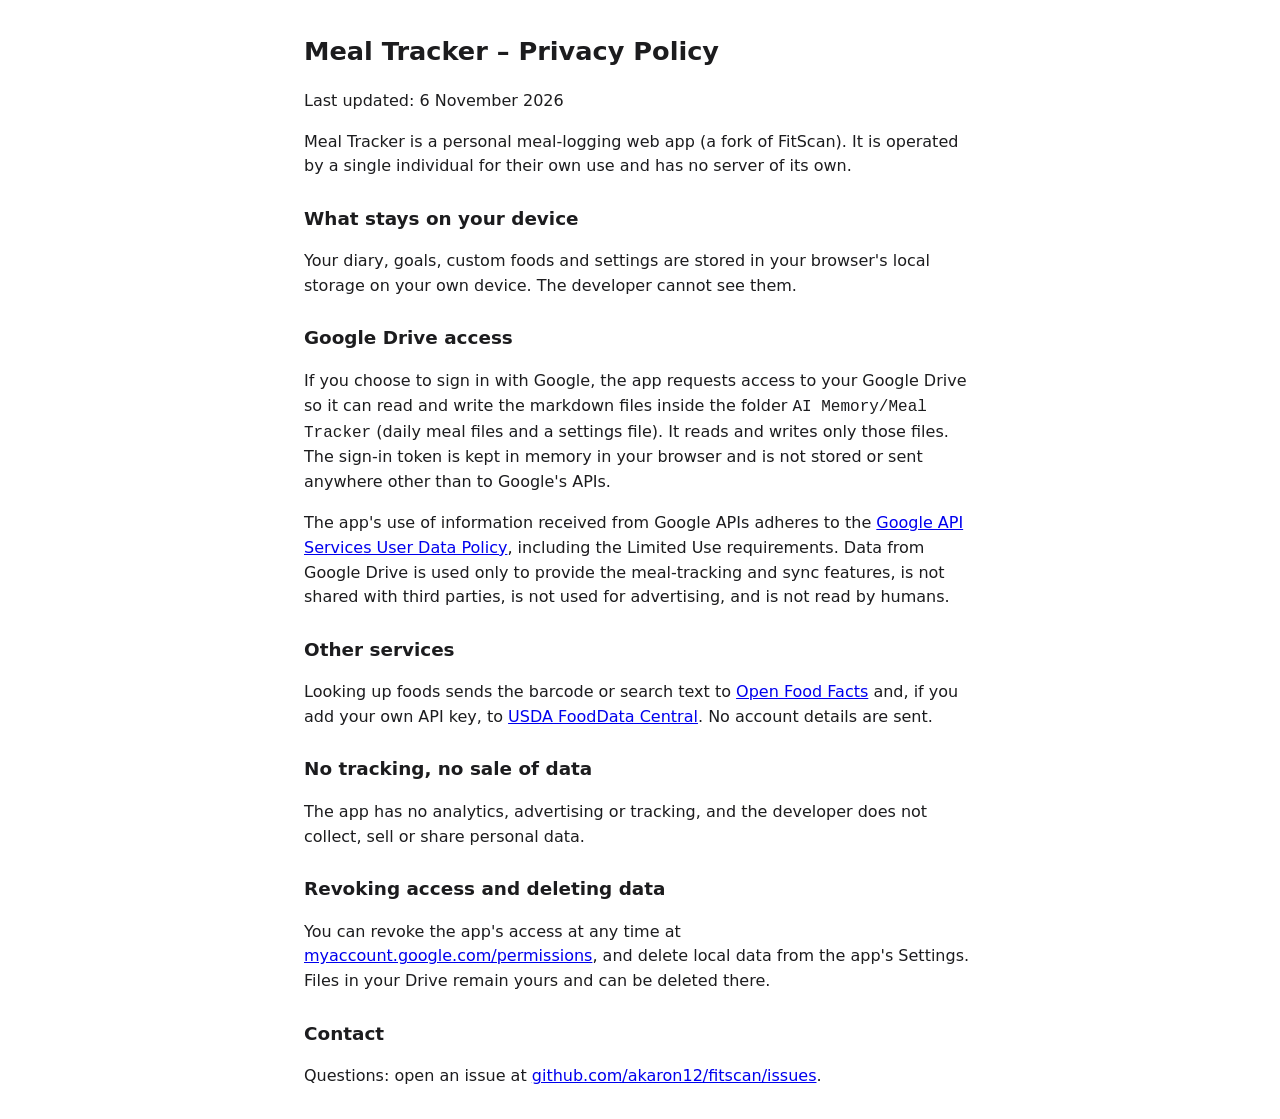
<file: privacy.html>
<!doctype html>
<html lang="en">
<head>
<meta charset="utf-8">
<meta name="viewport" content="width=device-width,initial-scale=1">
<title>Meal Tracker – Privacy Policy</title>
<style>body{font:16px/1.55 system-ui,sans-serif;max-width:42rem;margin:2rem auto;padding:0 1rem;color:#1c1c1e}h1{font-size:1.6rem}h2{font-size:1.15rem;margin-top:1.6rem}</style>
</head>
<body>
<h1>Meal Tracker – Privacy Policy</h1>
<p>Last updated: 6 November 2026</p>
<p>Meal Tracker is a personal meal-logging web app (a fork of FitScan). It is operated by a single individual for their own use and has no server of its own.</p>

<h2>What stays on your device</h2>
<p>Your diary, goals, custom foods and settings are stored in your browser's local storage on your own device. The developer cannot see them.</p>

<h2>Google Drive access</h2>
<p>If you choose to sign in with Google, the app requests access to your Google Drive so it can read and write the markdown files inside the folder <code>AI Memory/Meal Tracker</code> (daily meal files and a settings file). It reads and writes only those files. The sign-in token is kept in memory in your browser and is not stored or sent anywhere other than to Google's APIs.</p>
<p>The app's use of information received from Google APIs adheres to the <a href="https://developers.google.com/terms/api-services-user-data-policy">Google API Services User Data Policy</a>, including the Limited Use requirements. Data from Google Drive is used only to provide the meal-tracking and sync features, is not shared with third parties, is not used for advertising, and is not read by humans.</p>

<h2>Other services</h2>
<p>Looking up foods sends the barcode or search text to <a href="https://world.openfoodfacts.org">Open Food Facts</a> and, if you add your own API key, to <a href="https://fdc.nal.usda.gov">USDA FoodData Central</a>. No account details are sent.</p>

<h2>No tracking, no sale of data</h2>
<p>The app has no analytics, advertising or tracking, and the developer does not collect, sell or share personal data.</p>

<h2>Revoking access and deleting data</h2>
<p>You can revoke the app's access at any time at <a href="https://myaccount.google.com/permissions">myaccount.google.com/permissions</a>, and delete local data from the app's Settings. Files in your Drive remain yours and can be deleted there.</p>

<h2>Contact</h2>
<p>Questions: open an issue at <a href="https://github.com/akaron12/fitscan/issues">github.com/akaron12/fitscan/issues</a>.</p>
</body>
</html>
</file>
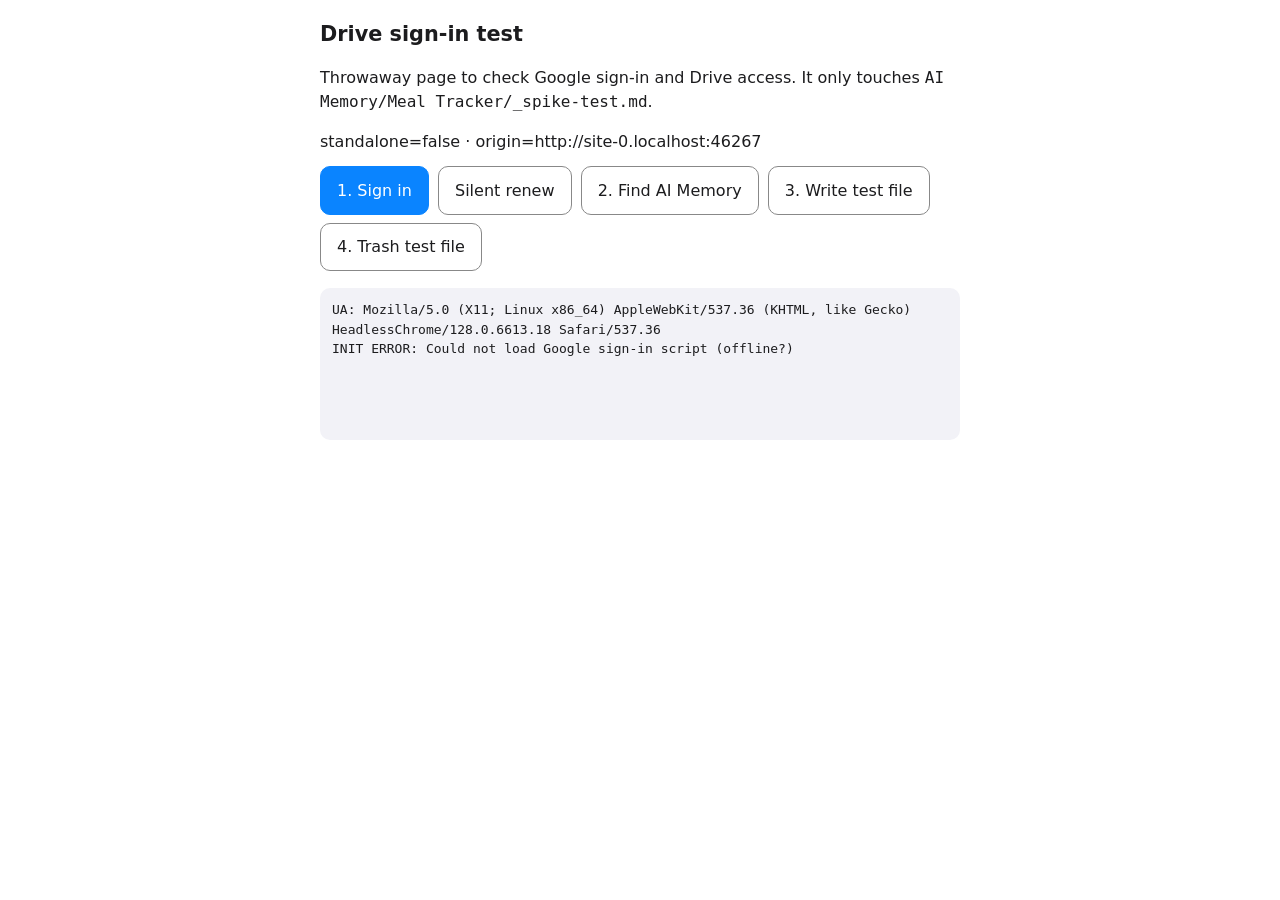
<file: spike/auth.html>
<!doctype html>
<html lang="en">
<head>
<meta charset="utf-8">
<meta name="viewport" content="width=device-width,initial-scale=1,viewport-fit=cover">
<meta name="apple-mobile-web-app-capable" content="yes">
<title>Drive sign-in test</title>
<style>
  body{font:16px/1.5 system-ui,sans-serif;margin:0;padding:16px;max-width:40rem;margin-inline:auto;color:#1c1c1e;background:#fff}
  @media(prefers-color-scheme:dark){body{background:#000;color:#f2f2f7}pre{background:#1c1c1e}}
  h1{font-size:1.3rem;margin:.2rem 0 1rem}
  button{font:inherit;padding:.7rem 1rem;margin:.25rem .25rem .25rem 0;border-radius:10px;border:1px solid #888;background:transparent;color:inherit}
  button.primary{background:#0a84ff;border-color:#0a84ff;color:#fff}
  pre{background:#f2f2f7;padding:12px;border-radius:10px;white-space:pre-wrap;word-break:break-word;font-size:13px;min-height:8rem}
  .row{margin:.5rem 0}
</style>
</head>
<body>
<h1>Drive sign-in test</h1>
<p>Throwaway page to check Google sign-in and Drive access. It only touches <code>AI Memory/Meal Tracker/_spike-test.md</code>.</p>
<div class="row" id="env"></div>
<div class="row">
  <button class="primary" id="signin">1. Sign in</button>
  <button id="silent">Silent renew</button>
  <button id="list">2. Find AI Memory</button>
  <button id="write">3. Write test file</button>
  <button id="trash">4. Trash test file</button>
</div>
<pre id="log"></pre>

<script>
const CLIENT_ID = '806305125271-jqii8egsi0ifs1e1di3bkhnta4ram8bj.apps.googleusercontent.com';
const SCOPE = 'https://www.googleapis.com/auth/drive';
const HINT = 'adammkaron@gmail.com';
const $ = s => document.querySelector(s);
const logEl = $('#log');
const log = (...a) => { logEl.textContent += a.map(x => typeof x === 'string' ? x : JSON.stringify(x, null, 1)).join(' ') + '\n'; };
let token = null, expiresAt = 0, testFileId = null, mealFolderId = null, client = null;

$('#env').textContent = `standalone=${!!navigator.standalone || matchMedia('(display-mode: standalone)').matches} · origin=${location.origin}`;
log('UA:', navigator.userAgent);

function ready() {
  return new Promise((res, rej) => {
    if (window.google?.accounts?.oauth2) return res();
    const s = document.createElement('script'); s.src = 'https://accounts.google.com/gsi/client'; s.async = true;
    s.onload = res; s.onerror = () => rej(new Error('Could not load Google sign-in script (offline?)'));
    document.head.appendChild(s);
  });
}
async function init() {
  await ready();
  client = google.accounts.oauth2.initTokenClient({
    client_id: CLIENT_ID, scope: SCOPE, hint: HINT,
    callback: r => {
      if (r.error) return log('AUTH ERROR:', r.error, r.error_description || '');
      token = r.access_token; expiresAt = Date.now() + (+r.expires_in || 0) * 1000;
      log(`SIGNED IN. expires_in=${r.expires_in}s scope_ok=${(r.scope || '').includes('auth/drive')}`);
    },
    error_callback: e => log('POPUP/ERROR CALLBACK:', e.type, e.message || '')
  });
}
const api = async (path, opt = {}) => {
  if (!token || Date.now() > expiresAt) throw new Error('No valid token – sign in first');
  const r = await fetch('https://www.googleapis.com' + path, { ...opt, headers: { Authorization: 'Bearer ' + token, ...(opt.headers || {}) } });
  if (!r.ok) throw new Error(`HTTP ${r.status}: ${(await r.text()).slice(0, 300)}`);
  return r.json();
};
const q = s => encodeURIComponent(s);
const find = async (name, parent) => {
  let query = `name='${name.replace(/'/g, "\\'")}' and mimeType='application/vnd.google-apps.folder' and trashed=false`;
  if (parent) query += ` and '${parent}' in parents`;
  const j = await api(`/drive/v3/files?q=${q(query)}&fields=files(id,name,modifiedTime,parents)&pageSize=20`);
  return j.files;
};
const run = fn => async () => { try { await fn(); } catch (e) { log('ERROR:', e.message); } };

$('#signin').onclick = run(async () => { if (!client) await init(); log('Requesting token (popup)…'); client.requestAccessToken({ prompt: '' }); });
$('#silent').onclick = run(async () => { if (!client) await init(); log('Silent renew attempt (no prompt)…'); client.requestAccessToken({ prompt: 'none' }); });
$('#list').onclick = run(async () => {
  const am = await find('AI Memory'); log(`AI Memory folders found: ${am.length}`, am.map(f => f.id));
  if (am.length) { const mt = await find('Meal Tracker', am[0].id); log(`Meal Tracker inside first AI Memory: ${mt.length}`, mt.map(f => f.id)); mealFolderId = mt[0]?.id || null; }
});
$('#write').onclick = run(async () => {
  const am = await find('AI Memory'); if (!am.length) return log('No AI Memory folder visible – NOT creating anything.');
  if (!mealFolderId) {
    const mt = await find('Meal Tracker', am[0].id);
    mealFolderId = mt[0]?.id || (await api('/drive/v3/files?fields=id', { method: 'POST', headers: { 'Content-Type': 'application/json' }, body: JSON.stringify({ name: 'Meal Tracker', mimeType: 'application/vnd.google-apps.folder', parents: [am[0].id] }) })).id;
  }
  const boundary = 'b' + Date.now(), meta = { name: '_spike-test.md', parents: [mealFolderId], mimeType: 'text/markdown' };
  const body = `--${boundary}\r\nContent-Type: application/json\r\n\r\n${JSON.stringify(meta)}\r\n--${boundary}\r\nContent-Type: text/markdown\r\n\r\nsign-in test ${new Date().toISOString()}\r\n--${boundary}--`;
  const f = await api('/upload/drive/v3/files?uploadType=multipart&fields=id,name', { method: 'POST', headers: { 'Content-Type': 'multipart/related; boundary=' + boundary }, body });
  testFileId = f.id; log('WROTE', f);
});
$('#trash').onclick = run(async () => {
  if (!testFileId) return log('No test file id in this session.');
  await api(`/drive/v3/files/${testFileId}?fields=id`, { method: 'PATCH', headers: { 'Content-Type': 'application/json' }, body: JSON.stringify({ trashed: true }) });
  log('Trashed test file', testFileId); testFileId = null;
});
init().catch(e => log('INIT ERROR:', e.message));
</script>
</body>
</html>
</file>
